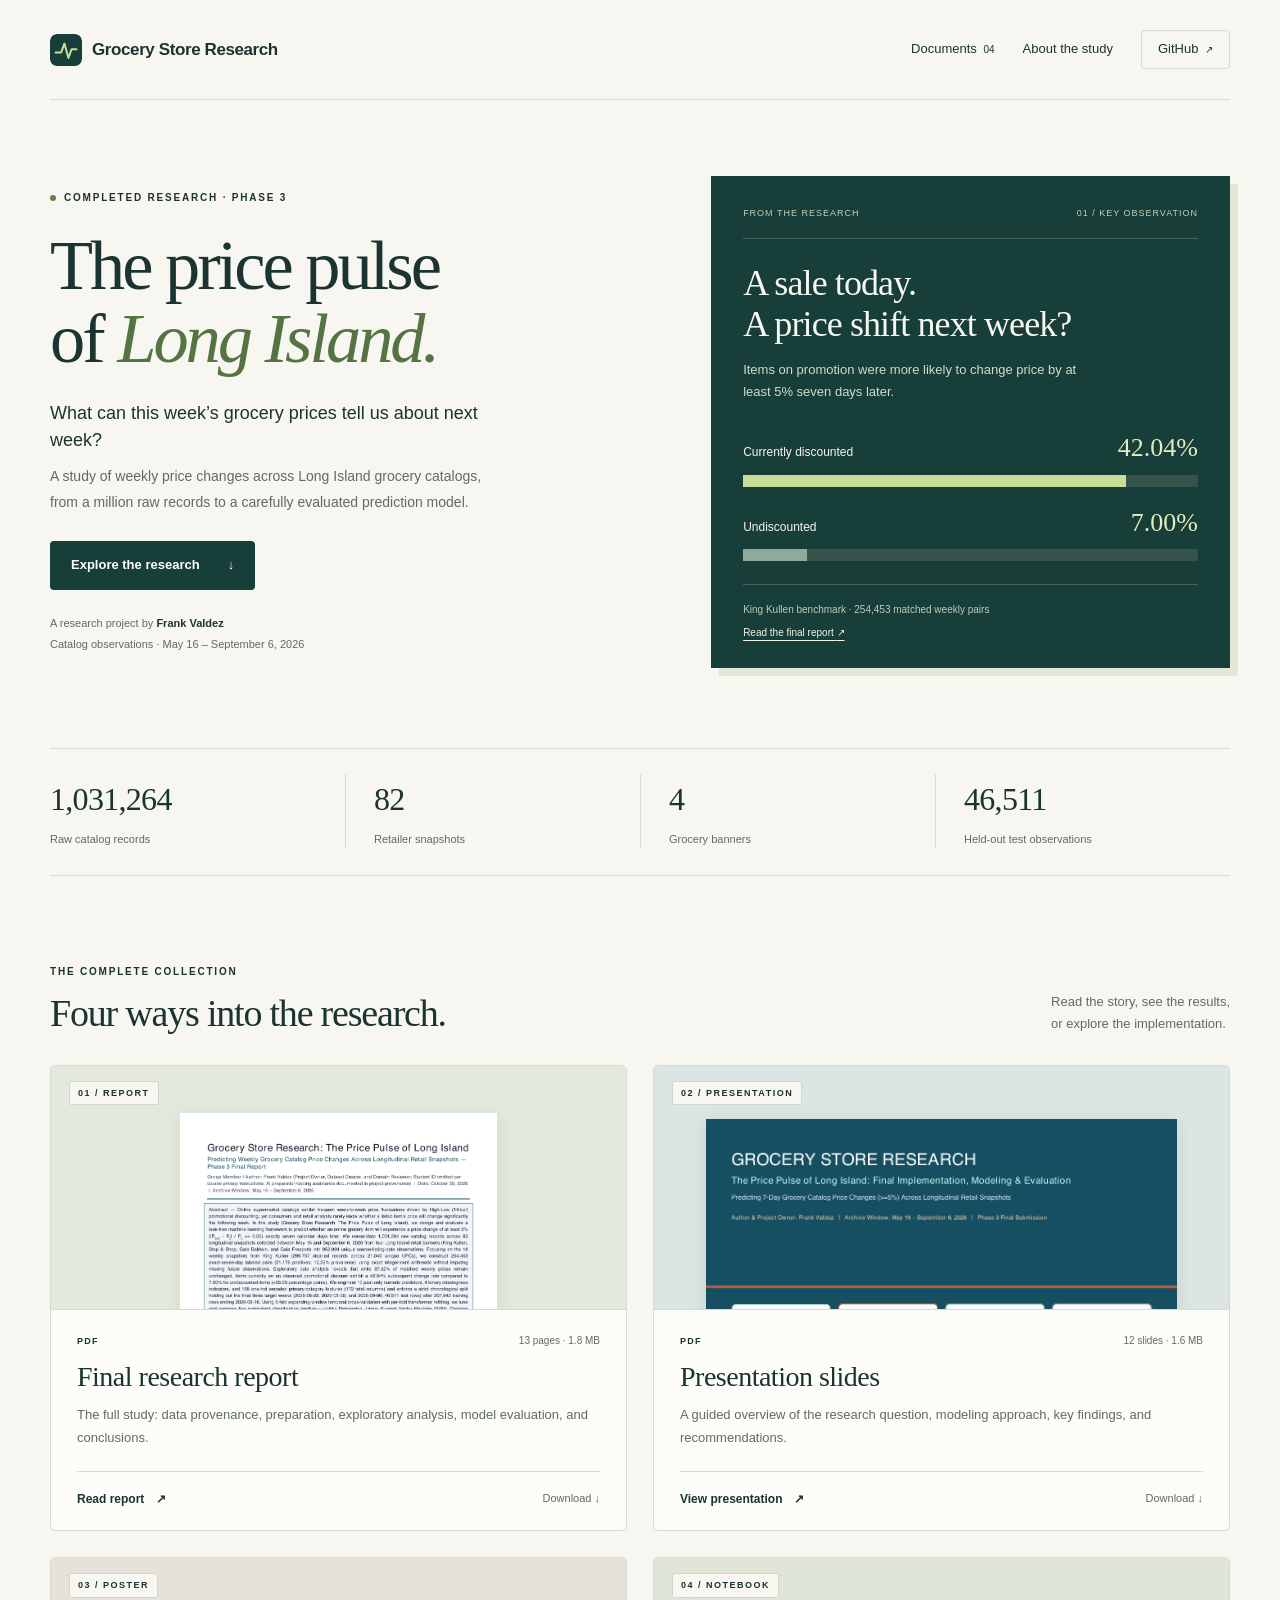
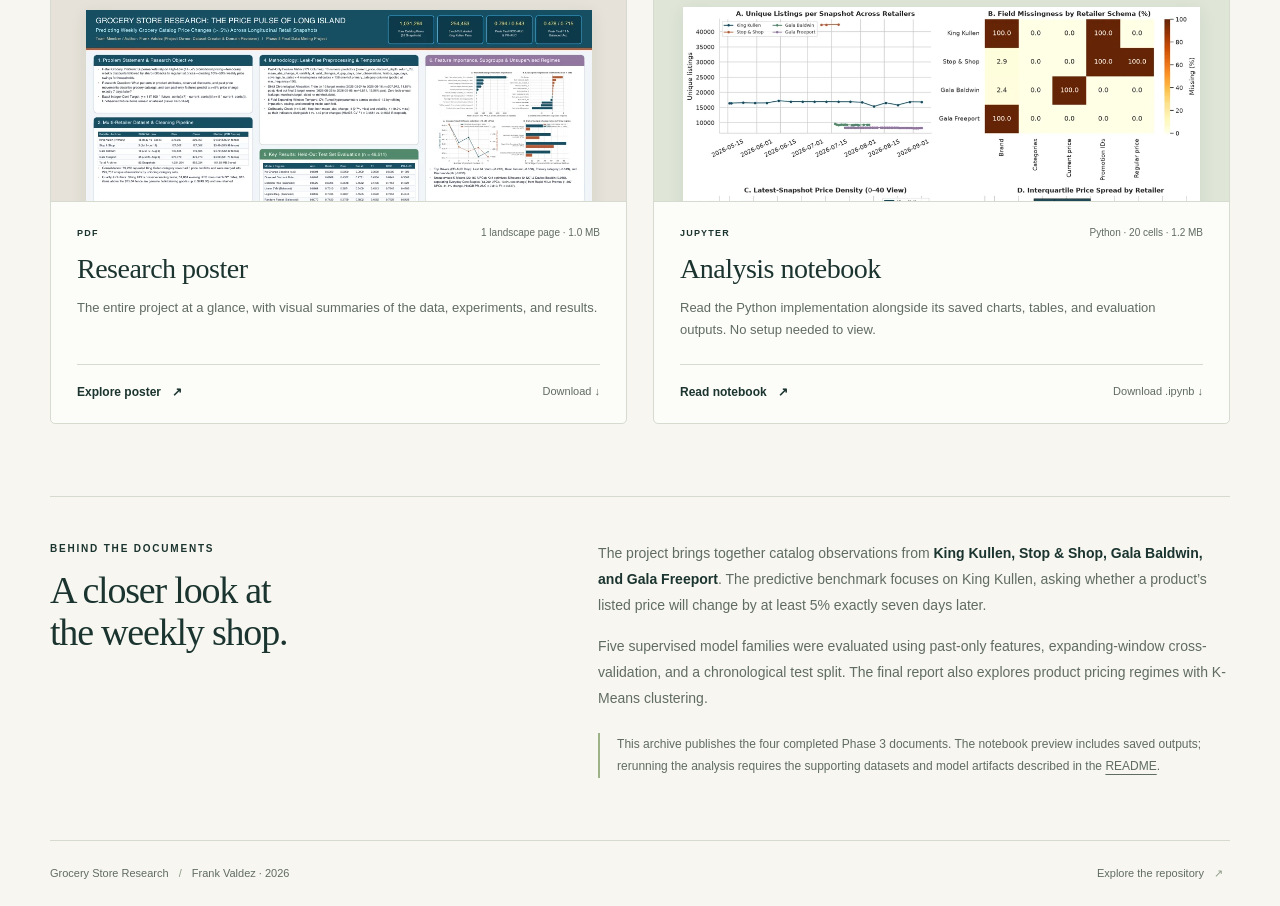
<file: index.html>
<!doctype html>
<html lang="en">
<head>
  <meta charset="utf-8">
  <meta name="viewport" content="width=device-width, initial-scale=1">
  <meta name="description" content="Explore Frank Valdez's completed grocery price research: the final report, presentation, research poster, and Python notebook from The Price Pulse of Long Island.">
  <meta name="theme-color" content="#173e38">
  <meta property="og:title" content="Grocery Store Research · The Price Pulse of Long Island">
  <meta property="og:description" content="Four documents. One study of the patterns behind weekly grocery price changes.">
  <meta property="og:type" content="website">
  <title>Grocery Store Research · The Price Pulse of Long Island</title>
  <link rel="icon" href="assets/favicon.svg" type="image/svg+xml">
  <link rel="stylesheet" href="styles.css">
</head>
<body>
  <a class="skip-link" href="#main">Skip to content</a>
  <header class="site-header wrap">
    <a class="brand" href="./" aria-label="Grocery Store Research home"><img src="assets/favicon.svg" alt="" width="32" height="32">Grocery Store Research</a>
    <nav aria-label="Main navigation"><a href="#documents">Documents <span>04</span></a><a href="#about">About the study</a><a class="repo-link" href="https://github.com/frankstop/GroceryStoreResearch">GitHub <span aria-hidden="true">↗</span></a></nav>
  </header>
  <main id="main">
    <section class="hero wrap" aria-labelledby="project-title">
      <div class="hero-copy">
        <p class="eyebrow"><span class="status-dot" aria-hidden="true"></span> Completed research · Phase 3</p>
        <h1 id="project-title">The price pulse<br>of <em>Long Island.</em></h1>
        <p class="hero-intro">What can this week’s grocery prices tell us about next week?</p>
        <p class="hero-description">A study of weekly price changes across Long Island grocery catalogs, from a million raw records to a carefully evaluated prediction model.</p>
        <a class="button primary" href="#documents">Explore the research <span aria-hidden="true">↓</span></a>
        <p class="byline">A research project by <strong>Frank Valdez</strong><br><span>Catalog observations · May 16 – September 6, 2026</span></p>
      </div>
      <figure class="finding">
        <div class="finding-top"><span>From the research</span><span>01 / Key observation</span></div>
        <h2>A sale today.<br>A price shift next week?</h2>
        <p>Items on promotion were more likely to change price by at least 5% seven days later.</p>
        <div class="comparison" role="img" aria-label="Next-week price-change rate: 42.04 percent for currently discounted products, compared with 7.00 percent for undiscounted products.">
          <div class="bar-label"><span>Currently discounted</span><strong>42.04%</strong></div>
          <div class="bar-track"><div class="bar-fill discounted"></div></div>
          <div class="bar-label"><span>Undiscounted</span><strong>7.00%</strong></div>
          <div class="bar-track"><div class="bar-fill regular"></div></div>
        </div>
        <figcaption>King Kullen benchmark · 254,453 matched weekly pairs<br><a href="view.html?doc=report">Read the final report <span aria-hidden="true">↗</span></a></figcaption>
      </figure>
    </section>
    <dl class="stats wrap" aria-label="Study at a glance">
      <div><dt>Raw catalog records</dt><dd>1,031,264</dd></div>
      <div><dt>Retailer snapshots</dt><dd>82</dd></div>
      <div><dt>Grocery banners</dt><dd>4</dd></div>
      <div><dt>Held-out test observations</dt><dd>46,511</dd></div>
    </dl>
    <section class="library wrap" id="documents" aria-labelledby="documents-title">
      <div class="section-heading"><div><p class="eyebrow">The complete collection</p><h2 id="documents-title">Four ways into the research.</h2></div><p>Read the story, see the results,<br>or explore the implementation.</p></div>
      <div class="document-grid">
        <article class="document-card">
          <a class="cover report-cover" href="view.html?doc=report" aria-label="View final report"><span class="document-number">01 / REPORT</span><img src="assets/report-preview.webp" alt="First page of the final research report" width="773" height="1000" loading="lazy"></a>
          <div class="document-body"><p class="file-meta">PDF <span>13 pages · 1.8 MB</span></p><h3>Final research report</h3><p>The full study: data provenance, preparation, exploratory analysis, model evaluation, and conclusions.</p><div class="document-actions"><a class="text-link" href="view.html?doc=report">Read report <span aria-hidden="true">↗</span></a><a class="download" href="documents/Phase_3_Final_Report_Grocery_Store_Research.pdf" download aria-label="Download final report PDF">Download <span aria-hidden="true">↓</span></a></div></div>
        </article>
        <article class="document-card">
          <a class="cover slides-cover" href="view.html?doc=slides" aria-label="View presentation slides"><span class="document-number">02 / PRESENTATION</span><img src="assets/slides-preview.webp" alt="Title slide of the Grocery Store Research presentation" width="1000" height="563" loading="lazy"></a>
          <div class="document-body"><p class="file-meta">PDF <span>12 slides · 1.6 MB</span></p><h3>Presentation slides</h3><p>A guided overview of the research question, modeling approach, key findings, and recommendations.</p><div class="document-actions"><a class="text-link" href="view.html?doc=slides">View presentation <span aria-hidden="true">↗</span></a><a class="download" href="documents/Phase_3_Presentation_Slides_Grocery_Store_Research.pdf" download aria-label="Download presentation PDF">Download <span aria-hidden="true">↓</span></a></div></div>
        </article>
        <article class="document-card">
          <a class="cover poster-cover" href="view.html?doc=poster" aria-label="View research poster"><span class="document-number">03 / POSTER</span><img src="assets/poster-preview.webp" alt="Research poster showing methods, charts, model comparisons, and conclusions" width="1000" height="667" loading="lazy"></a>
          <div class="document-body"><p class="file-meta">PDF <span>1 landscape page · 1.0 MB</span></p><h3>Research poster</h3><p>The entire project at a glance, with visual summaries of the data, experiments, and results.</p><div class="document-actions"><a class="text-link" href="view.html?doc=poster">Explore poster <span aria-hidden="true">↗</span></a><a class="download" href="documents/Phase_3_Poster_Grocery_Store_Research.pdf" download aria-label="Download research poster PDF">Download <span aria-hidden="true">↓</span></a></div></div>
        </article>
        <article class="document-card">
          <a class="cover notebook-cover" href="view.html?doc=notebook" aria-label="View analysis notebook"><span class="document-number">04 / NOTEBOOK</span><img src="assets/notebook-preview.webp" alt="Exploratory analysis charts saved in the Python notebook" width="1000" height="630" loading="lazy"></a>
          <div class="document-body"><p class="file-meta">JUPYTER <span>Python · 20 cells · 1.2 MB</span></p><h3>Analysis notebook</h3><p>Read the Python implementation alongside its saved charts, tables, and evaluation outputs. No setup needed to view.</p><div class="document-actions"><a class="text-link" href="view.html?doc=notebook">Read notebook <span aria-hidden="true">↗</span></a><a class="download" href="documents/Grocery_Store_Research_Phase3.ipynb" download aria-label="Download original Jupyter notebook">Download .ipynb <span aria-hidden="true">↓</span></a></div></div>
        </article>
      </div>
    </section>
    <section class="about wrap" id="about" aria-labelledby="about-title">
      <div><p class="eyebrow">Behind the documents</p><h2 id="about-title">A closer look at<br>the weekly shop.</h2></div>
      <div class="about-copy"><p>The project brings together catalog observations from <strong>King Kullen, Stop &amp; Shop, Gala Baldwin, and Gala Freeport</strong>. The predictive benchmark focuses on King Kullen, asking whether a product’s listed price will change by at least 5% exactly seven days later.</p><p>Five supervised model families were evaluated using past-only features, expanding-window cross-validation, and a chronological test split. The final report also explores product pricing regimes with K-Means clustering.</p><p class="scope-note">This archive publishes the four completed Phase 3 documents. The notebook preview includes saved outputs; rerunning the analysis requires the supporting datasets and model artifacts described in the <a href="https://github.com/frankstop/GroceryStoreResearch#reproducibility-and-scope">README</a>.</p></div>
    </section>
  </main>
  <footer class="site-footer wrap"><p>Grocery Store Research <span> / </span> Frank Valdez · 2026</p><a href="https://github.com/frankstop/GroceryStoreResearch">Explore the repository <span aria-hidden="true">↗</span></a></footer>
</body>
</html>
</file>
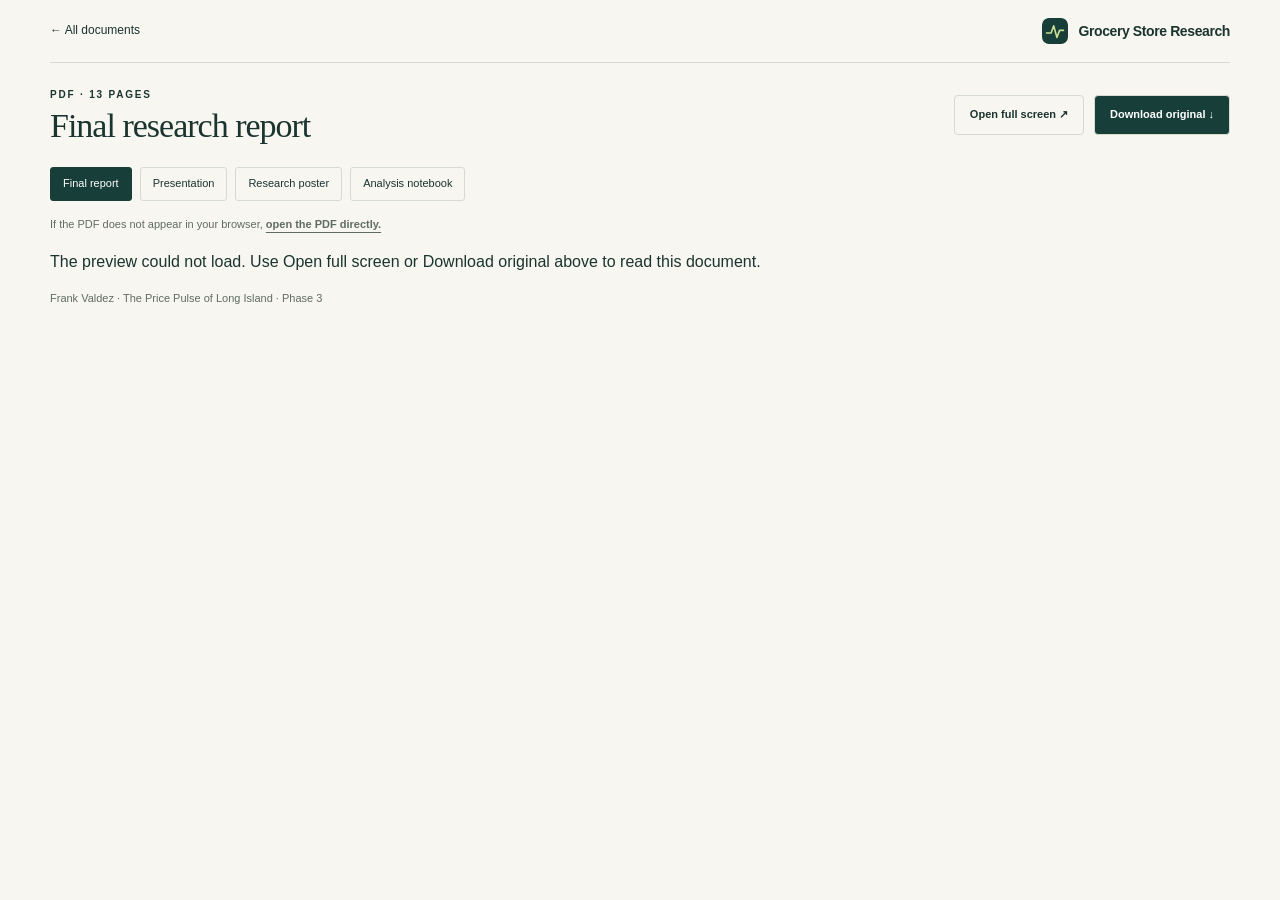
<file: view.html>
<!doctype html>
<html lang="en">
<head>
  <meta charset="utf-8">
  <meta name="viewport" content="width=device-width, initial-scale=1">
  <meta name="description" content="Read the final report, presentation slides, poster, and analysis notebook for Grocery Store Research.">
  <meta name="theme-color" content="#173e38">
  <title>Document reader · Grocery Store Research</title>
  <link rel="icon" href="assets/favicon.svg" type="image/svg+xml">
  <link rel="stylesheet" href="styles.css">
  <script src="viewer.js" defer></script>
</head>
<body class="reader-page">
  <a class="skip-link" href="#reader">Skip to document</a>
  <header class="reader-header wrap"><a class="back-link" href="./#documents">← All documents</a><a class="brand" href="./"><img src="assets/favicon.svg" width="26" height="26" alt="">Grocery Store Research</a></header>
  <main class="reader-main wrap" id="reader">
    <div class="reader-intro"><div><p class="eyebrow" id="doc-kind">Research archive</p><h1 id="doc-title">Document reader</h1></div><div class="reader-tools" id="reader-tools" hidden><a class="button" id="open-document" target="_blank" rel="noopener">Open full screen ↗</a><a class="button primary" id="download-document" download>Download original ↓</a></div></div>
    <nav class="document-tabs" aria-label="Choose a document"><a href="view.html?doc=report" data-doc="report">Final report</a><a href="view.html?doc=slides" data-doc="slides">Presentation</a><a href="view.html?doc=poster" data-doc="poster">Research poster</a><a href="view.html?doc=notebook" data-doc="notebook">Analysis notebook</a></nav>
    <p class="viewer-note" id="viewer-note">Choose a document above. Each original is also available from the <a href="./#documents">document library</a>.</p>
    <div id="frame-container"></div>
    <noscript><p>This document reader uses JavaScript to select a file. You can still open every document directly:</p><ul><li><a href="documents/Phase_3_Final_Report_Grocery_Store_Research.pdf">Final report PDF</a></li><li><a href="documents/Phase_3_Presentation_Slides_Grocery_Store_Research.pdf">Presentation PDF</a></li><li><a href="documents/Phase_3_Poster_Grocery_Store_Research.pdf">Poster PDF</a></li><li><a href="documents/notebook.html">Readable analysis notebook</a> · <a href="documents/Grocery_Store_Research_Phase3.ipynb" download>Download original notebook</a></li></ul></noscript>
    <p class="reader-bottom">Frank Valdez · The Price Pulse of Long Island · Phase 3</p>
  </main>
</body>
</html>
</file>
<file: styles.css>
:root{--paper:#f7f6f0;--ink:#1b342f;--green:#173e38;--muted:#606c63;--line:#d6dbd0;--accent:#c8dd95;--white:#fff;--serif:Georgia,'Times New Roman',serif;--sans:Arial,Helvetica,sans-serif}
*{box-sizing:border-box}[hidden]{display:none!important}html{scroll-behavior:smooth;scroll-padding-top:24px}body{margin:0;background:var(--paper);color:var(--ink);font-family:var(--sans);font-size:16px;line-height:1.6}a{color:inherit;text-underline-offset:4px}button,a{-webkit-tap-highlight-color:transparent}a:focus-visible,button:focus-visible{outline:3px solid #b66436;outline-offset:5px}img{display:block;max-width:100%}p,h1,h2,h3,figure{margin:0}h1,h2,h3{line-height:1.12;font-weight:400}h1,h2{font-family:var(--serif)}.wrap{width:min(1180px,calc(100% - 80px));margin-inline:auto}.skip-link{position:fixed;top:-100px;left:12px;background:var(--white);padding:12px;z-index:10}.skip-link:focus{top:12px}.site-header{display:flex;align-items:center;justify-content:space-between;min-height:100px;border-bottom:1px solid var(--line);gap:30px}.brand{display:flex;gap:10px;align-items:center;font-weight:700;font-size:17px;text-decoration:none;letter-spacing:-.4px}.brand img{border-radius:7px}.site-header nav{display:flex;gap:28px;align-items:center;font-size:13px}.site-header nav a{text-decoration:none}.site-header nav a:hover{text-decoration:underline}.site-header nav span{font-size:10px;margin-left:3px}.site-header .repo-link{border:1px solid var(--line);padding:8px 16px;border-radius:4px}.hero{display:grid;grid-template-columns:1.12fr 1fr;gap:80px;padding-top:76px;padding-bottom:64px;align-items:center}.eyebrow{font-size:10px;font-weight:700;letter-spacing:1.8px;text-transform:uppercase;display:flex;align-items:center;gap:8px}.status-dot{width:6px;height:6px;border-radius:50%;background:#638342}h1{font-size:clamp(48px,5.5vw,74px);letter-spacing:-3px;margin-top:23px;line-height:1.04}h1 em{font-weight:400;color:#557343}.hero-intro{font-size:18px;margin-top:25px;max-width:440px;line-height:1.5}.hero-description{font-size:14px;line-height:1.8;color:var(--muted);max-width:445px;margin-top:10px}.button{display:inline-flex;gap:28px;align-items:center;justify-content:center;text-decoration:none;border:1px solid transparent;font-size:13px;font-weight:700;padding:13px 20px;border-radius:4px}.primary{background:var(--green);color:white;margin-top:26px}.primary:hover{background:#29564b}.byline{font-size:11px;line-height:1.9;margin-top:23px;color:var(--muted)}.byline strong{color:var(--ink);font-weight:600}.finding{background:var(--green);color:#f7f6f0;padding:30px 32px 26px;box-shadow:8px 8px 0 #e3e7d8}.finding-top{display:flex;justify-content:space-between;gap:15px;font-size:9px;letter-spacing:1px;text-transform:uppercase;color:#c3d1bb;border-bottom:1px solid #49645b;padding-bottom:18px}.finding h2{font-size:36px;letter-spacing:-.9px;margin-top:24px}.finding>p{color:#d0dbcc;font-size:13px;line-height:1.7;margin-top:15px;max-width:350px}.comparison{margin-top:24px}.bar-label{display:flex;justify-content:space-between;align-items:baseline;font-size:12px;gap:12px}.bar-label strong{font-family:var(--serif);font-size:26px;font-weight:400;color:#e1edc0}.bar-track{height:12px;background:#36534b;margin-top:6px;margin-bottom:15px}.bar-fill{height:100%}.discounted{width:84.08%;background:#c8dd95}.regular{width:14%;background:#8faa9b}.finding figcaption{font-size:10px;color:#bccdbe;margin-top:23px;padding-top:16px;border-top:1px solid #49645b;line-height:1.8}.finding figcaption a{display:inline-block;color:#f4f5e8;margin-top:5px}.stats{display:grid;grid-template-columns:repeat(4,1fr);padding:25px 0 27px;border-block:1px solid var(--line)}.stats div{padding-left:28px;border-left:1px solid var(--line);display:flex;flex-direction:column-reverse}.stats div:first-child{border-left:0;padding-left:0}.stats dt{font-size:11px;color:var(--muted);margin-top:5px}.stats dd{margin:0;font-family:var(--serif);font-size:32px;letter-spacing:-.7px}.library{padding-top:72px;padding-bottom:72px}.section-heading{display:flex;align-items:flex-end;justify-content:space-between;gap:30px;margin-bottom:30px}.section-heading h2,.about h2{font-size:38px;letter-spacing:-1.2px;margin-top:12px}.section-heading>p{font-size:13px;color:var(--muted);line-height:1.7}.document-grid{display:grid;grid-template-columns:1fr 1fr;gap:26px}.document-card{border:1px solid var(--line);background:#fcfcf8;border-radius:5px;overflow:hidden}.cover{height:244px;display:block;position:relative;overflow:hidden;border-bottom:1px solid var(--line);background:#e6e9e1}.document-number{position:absolute;top:15px;left:18px;z-index:1;font-size:9px;letter-spacing:1.5px;font-weight:700;background:var(--paper);border:1px solid #d3d7ca;padding:4px 8px;border-radius:2px}.cover img{transition:transform .25s ease;box-shadow:0 4px 16px #1b342f18}.cover:hover img{transform:translateY(-5px)}.report-cover{background:#e4e9dd}.report-cover img{width:55%;height:auto;margin:47px auto 0}.slides-cover{background:#dbe5e3}.slides-cover img{width:82%;height:auto;margin:53px auto 0}.poster-cover{background:#e6e2d9}.poster-cover img{width:88%;height:auto;margin:52px auto 0}.notebook-cover{background:#dfe6d8}.notebook-cover img{width:90%;height:auto;margin:49px auto 0}.document-body{padding:23px 26px 21px}.file-meta{font-size:9px;font-weight:700;letter-spacing:1.2px;display:flex;align-items:baseline;justify-content:space-between;gap:10px}.file-meta span{font-size:10px;font-weight:400;letter-spacing:0;color:var(--muted)}.document-body h3{font-family:var(--serif);font-size:28px;letter-spacing:-.5px;margin-top:12px}.document-body>p:not(.file-meta){font-size:13px;line-height:1.75;color:var(--muted);margin-top:12px;min-height:46px}.document-actions{display:flex;justify-content:space-between;gap:12px;padding-top:18px;margin-top:21px;border-top:1px solid var(--line);font-size:12px}.text-link{font-weight:700;text-decoration:none}.text-link:hover{text-decoration:underline}.text-link span{margin-left:8px}.download{font-size:11px;color:var(--muted);text-decoration:none}.download:hover{text-decoration:underline}.about{border-top:1px solid var(--line);padding-top:44px;padding-bottom:62px;display:grid;grid-template-columns:1fr 1.35fr;gap:80px}.about-copy p{font-size:14px;line-height:1.85;color:var(--muted);margin-bottom:16px}.about-copy strong{color:var(--ink);font-weight:600}.about-copy .scope-note{font-size:12px;border-left:2px solid #9eb287;padding-left:17px;margin-top:21px;margin-bottom:0}.site-footer{border-top:1px solid var(--line);display:flex;justify-content:space-between;gap:20px;padding-block:24px;font-size:11px;color:var(--muted)}.site-footer span{margin-inline:7px;color:#8d9d88}.site-footer a{text-decoration:none}
/* Shared document reader */
.reader-page{min-height:100vh;display:flex;flex-direction:column}.reader-header{padding-block:18px;display:flex;justify-content:space-between;align-items:center;gap:20px;border-bottom:1px solid var(--line)}.back-link{font-size:12px;text-decoration:none}.reader-header .brand{font-size:14px}.reader-main{flex:1;display:flex;flex-direction:column}.reader-intro{display:flex;align-items:center;justify-content:space-between;gap:25px;padding-block:24px}.reader-intro h1{font-size:34px;margin-top:5px;letter-spacing:-1px}.reader-tools{display:flex;gap:10px;flex-wrap:wrap}.reader-tools .button{border-color:var(--line);font-size:11px;padding:10px 15px}.reader-tools .primary{margin:0}.document-tabs{display:flex;gap:8px;flex-wrap:wrap;margin-bottom:15px}.document-tabs a{font-size:11px;padding:7px 12px;border:1px solid var(--line);text-decoration:none;border-radius:3px}.document-tabs a[aria-current="page"]{background:var(--green);color:white;border-color:var(--green)}.viewer-note{font-size:11px;color:var(--muted);margin-bottom:15px}.viewer-note a{font-weight:600}.document-frame{display:block;width:100%;height:calc(100vh - 255px);min-height:580px;border:1px solid var(--line);background:#fff}.reader-bottom{padding-block:16px;font-size:11px;color:var(--muted)}.reader-error{padding:50px 0}.reader-error h1{font-size:36px}.reader-error p{margin-top:15px}.reader-error a{display:inline-block;margin-top:20px}
@media(min-width:1400px){.hero{gap:100px}}
@media(max-width:1000px){.wrap{width:calc(100% - 56px)}.hero{gap:40px;padding-top:55px}h1{font-size:58px}.finding{padding:26px}.finding h2{font-size:32px}.about{gap:40px}.site-header nav{gap:18px}.document-body{padding:22px}.cover{height:215px}}
@media(max-width:740px){.wrap{width:calc(100% - 36px)}.site-header{min-height:79px;gap:15px}.brand{font-size:14px}.brand img{width:27px;height:27px}.site-header nav{gap:15px;font-size:11px}.site-header nav a:nth-child(2),.site-header .repo-link{display:none}.hero{grid-template-columns:1fr;gap:37px;padding-top:42px;padding-bottom:38px}h1{font-size:60px;letter-spacing:-2.5px}.hero-intro{font-size:18px;max-width:420px}.hero-description{max-width:480px}.finding{padding:25px 26px;box-shadow:5px 5px 0 #e3e7d8}.finding h2{font-size:34px}.finding-top{font-size:8px}.stats{grid-template-columns:1fr 1fr;padding:0}.stats div{padding:20px!important;border-left:0}.stats div:nth-child(even){border-left:1px solid var(--line)}.stats div:nth-child(n+3){border-top:1px solid var(--line)}.stats dd{font-size:29px}.stats dt{font-size:10px}.library{padding-block:46px}.section-heading{display:block}.section-heading h2{font-size:33px;max-width:330px}.section-heading>p{margin-top:14px}.section-heading>p br{display:none}.document-grid{grid-template-columns:1fr;gap:20px}.cover{height:235px}.report-cover img{width:53%}.slides-cover img{margin-top:49px}.document-body{padding:22px}.document-body h3{font-size:29px}.document-body>p:not(.file-meta){min-height:0}.about{grid-template-columns:1fr;gap:25px;padding-top:32px;padding-bottom:35px}.about h2{font-size:34px}.about h2 br{display:none}.about-copy p{font-size:13px}.site-footer{display:block;font-size:10px}.site-footer a{display:inline-block;margin-top:8px}.reader-header .brand{font-size:12px}.reader-header .brand img{display:none}.reader-intro{align-items:flex-start;flex-direction:column;gap:17px;padding-block:20px}.reader-intro h1{font-size:30px}.reader-tools{width:100%}.reader-tools .button{flex:1}.document-tabs{gap:6px}.document-tabs a{font-size:10px;padding:7px 10px}.document-frame{height:75vh;min-height:480px}.viewer-note{font-size:11px}.reader-header{padding-block:20px}}
@media(prefers-reduced-motion:reduce){html{scroll-behavior:auto}.cover img{transition:none}}
+.pdf-reader{border:1px solid var(--line);border-radius:4px;overflow:hidden;background:#f0f1eb}.pdf-toolbar{display:flex;gap:12px;align-items:center;flex-wrap:wrap;padding:12px 16px;background:#fff;border-bottom:1px solid var(--line);font-size:12px}.pdf-toolbar button,.pdf-toolbar input,.pdf-toolbar select{font:inherit;color:var(--ink);background:var(--paper);border:1px solid var(--line);border-radius:3px;padding:6px 8px}.pdf-toolbar button{cursor:pointer;min-width:34px}.pdf-toolbar button:disabled{opacity:.4;cursor:default}.pdf-toolbar input{width:52px;margin-left:5px}.pdf-toolbar .zoom-label{margin-left:auto}.pdf-toolbar select{margin-left:5px}.pdf-stage{padding:12px;overflow:auto;max-height:76vh}.pdf-stage canvas{display:block;margin:0 auto;background:white;box-shadow:0 1px 7px #1b342f18}.pdf-status{font-size:10px;text-align:center;color:var(--muted);padding:9px}.pdf-text{padding:12px 17px;background:#fff;font-size:12px;border-top:1px solid var(--line)}.pdf-text summary{cursor:pointer;font-weight:600}.pdf-text p{white-space:pre-wrap;margin-top:15px;line-height:1.8}@media(max-width:740px){.pdf-toolbar{gap:8px;padding:10px;font-size:11px}.pdf-toolbar .zoom-label{margin-left:0}.pdf-toolbar input{width:43px}.pdf-toolbar select{padding:6px}.pdf-stage{max-height:70vh}}
+EOF
node --check outputs/GroceryStoreResearch/pdf-reader.js
</file>
